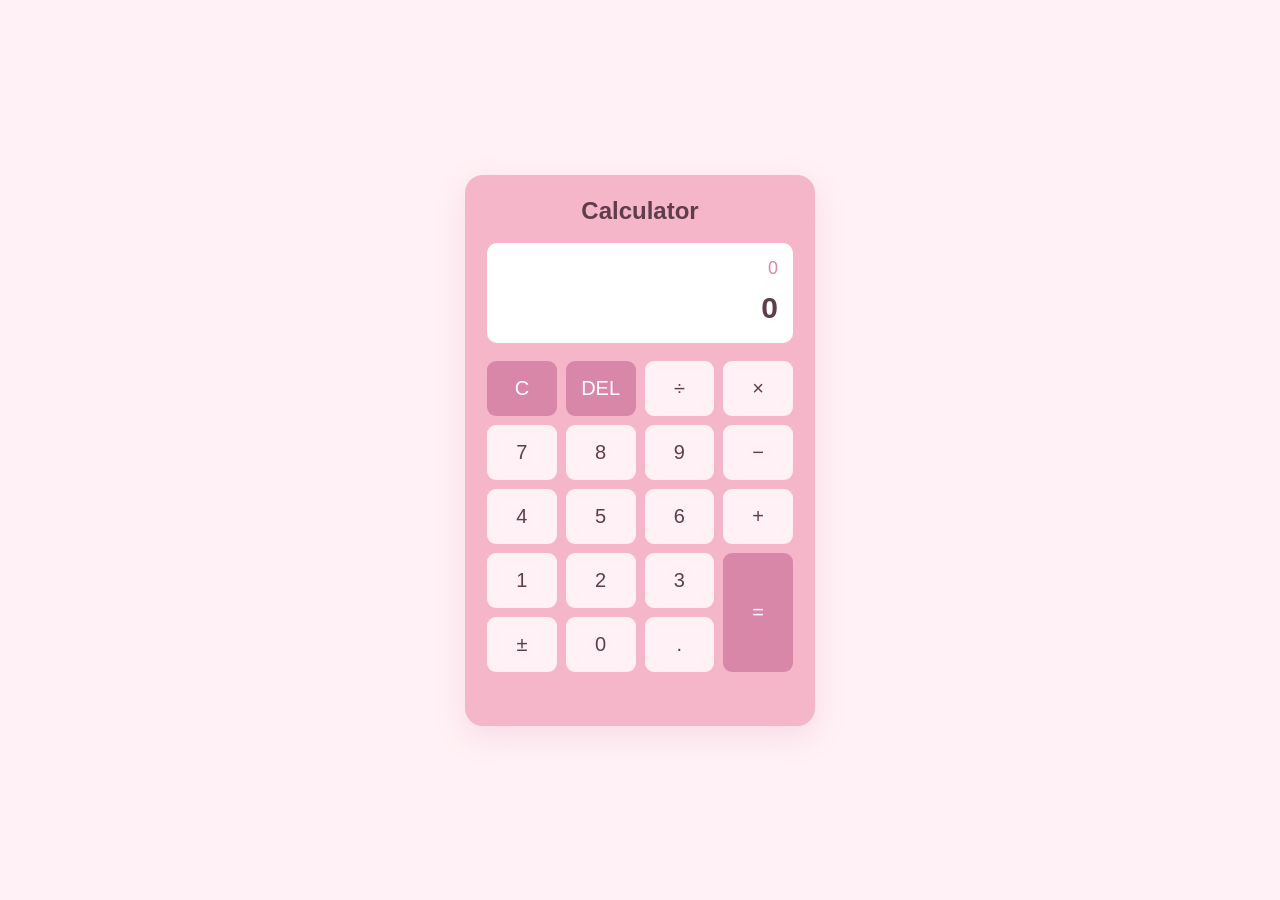
<file: WebDev-Task1-Calculator/index.html>
<!DOCTYPE html>
<html lang="en">
<head>
    <meta charset="UTF-8">
    <meta name="viewport" content="width=device-width, initial-scale=1.0">
    <title>Calculator</title>
    <link rel="stylesheet" href="style.css">
    <script src="script.js" defer></script>
</head>
<body>

    <main class="calculator">
        <h2>Calculator</h2>

        <div class="display" aria-label="Calculator display">
            <div id="expression">0</div>
            <div id="result" aria-live="polite">0</div>
        </div>

        <div class="buttons">
            <button type="button" data-action="clear" class="special">C</button>
            <button type="button" data-action="backspace" class="special">DEL</button>
            <button type="button" data-operator="/">÷</button>
            <button type="button" data-operator="*">×</button>

            <button type="button" data-number="7">7</button>
            <button type="button" data-number="8">8</button>
            <button type="button" data-number="9">9</button>
            <button type="button" data-operator="-">−</button>

            <button type="button" data-number="4">4</button>
            <button type="button" data-number="5">5</button>
            <button type="button" data-number="6">6</button>
            <button type="button" data-operator="+">+</button>

            <button type="button" data-number="1">1</button>
            <button type="button" data-number="2">2</button>
            <button type="button" data-number="3">3</button>
            <button type="button" data-action="equals" class="equals">=</button>

            <button type="button" data-action="sign">±</button>
            <button type="button" data-number="0">0</button>
            <button type="button" data-number="." class="decimal">.</button>
        </div>

        <p id="message" role="status" aria-live="polite"></p>
    </main>

</body>
</html>
</file>
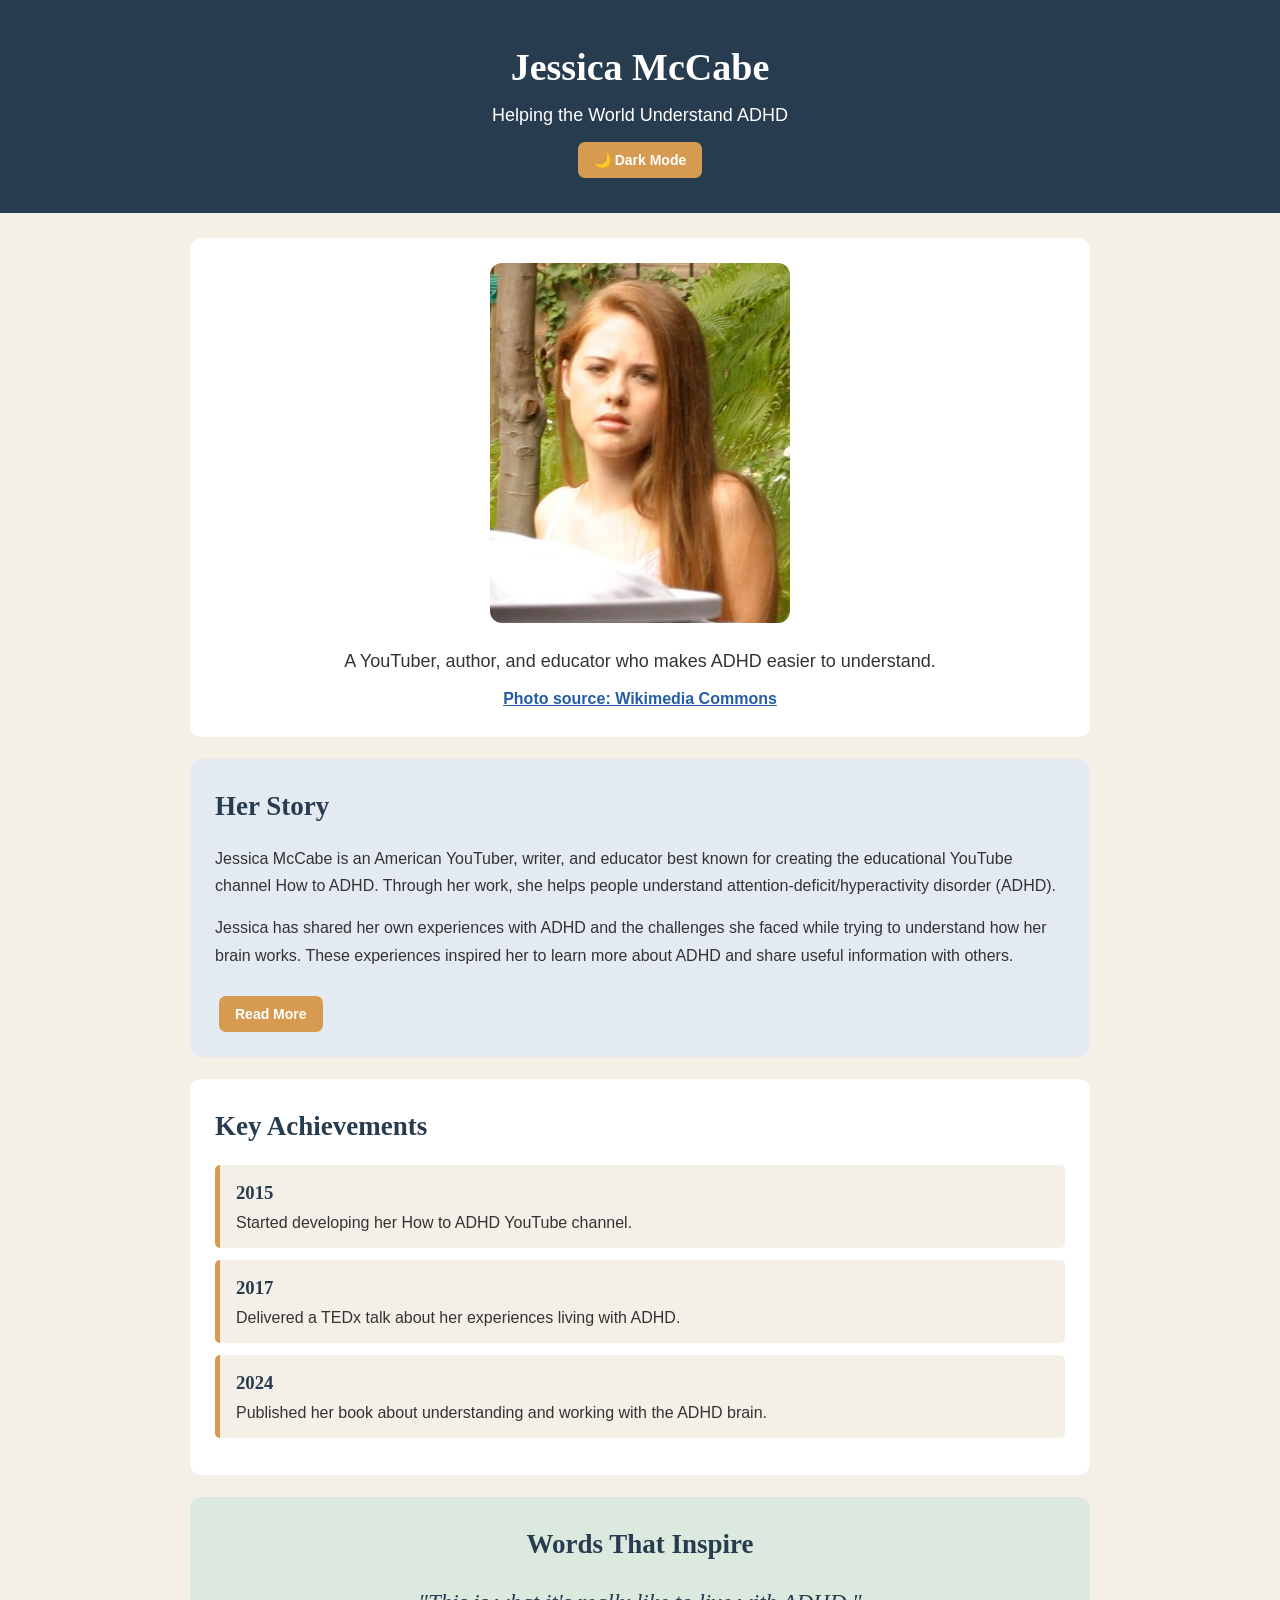
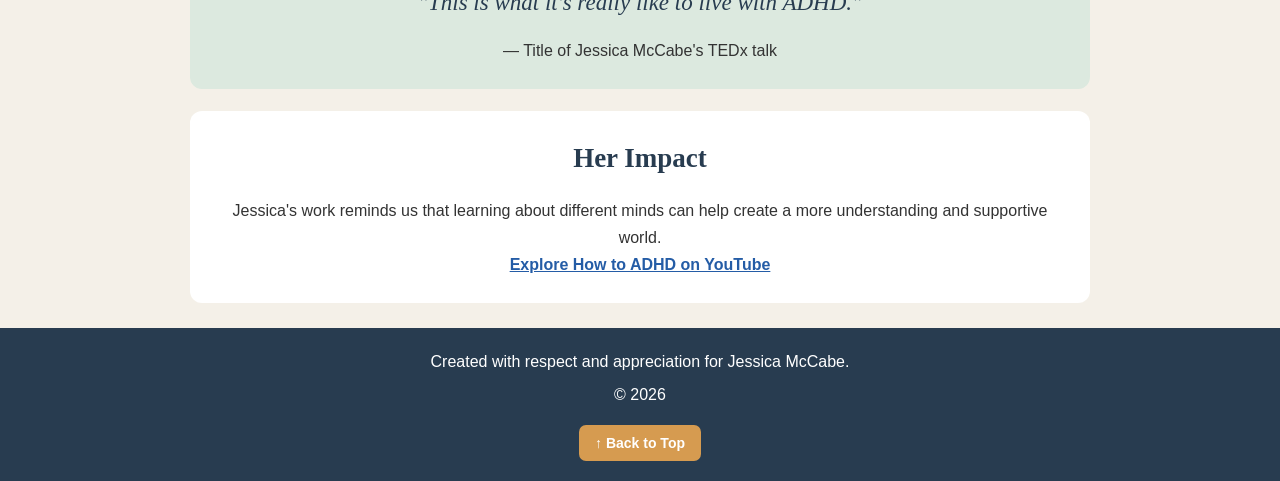
<file: WebDev-Task2-TributePage/index.html>
<!DOCTYPE html>
<html lang="en">
<head>
    <meta charset="UTF-8">
    <meta name="viewport" content="width=device-width, initial-scale=1.0">

    <title>Jessica McCabe - Tribute Page</title>

    <link rel="stylesheet" href="style.css">
    <script src="script.js" defer></script>
</head>
<body>

    <header id="top">
        <h1>Jessica McCabe</h1>
        <p>Helping the World Understand ADHD</p>

        <button id="theme-toggle" type="button">
            🌙 Dark Mode
        </button>
    </header>

    <main>
        <section class="hero">

            <img
                src="jessica.jpg"
                alt="Jessica McCabe, creator of How to ADHD"
            >

            <p>
                A YouTuber, author, and educator who makes
                ADHD easier to understand.
            </p>

            <a
                href="https://commons.wikimedia.org/wiki/File:Jessica_McCabe_on_Set_(cropped).jpg"
                target="_blank"
                rel="noopener noreferrer"
            >
                Photo source: Wikimedia Commons
            </a>
        </section>

        <section class="biography">
            <h2>Her Story</h2>

            <p>
                Jessica McCabe is an American YouTuber, writer,
                and educator best known for creating the
                educational YouTube channel How to ADHD.
                Through her work, she helps people understand
                attention-deficit/hyperactivity disorder (ADHD).
            </p>

            <p>
                Jessica has shared her own experiences with ADHD
                and the challenges she faced while trying to
                understand how her brain works. These experiences
                inspired her to learn more about ADHD and share
                useful information with others.
            </p>

            <div id="extra-bio" hidden>
                <p>
                    Her YouTube channel explains ADHD-related topics
                    through accessible videos, personal stories,
                    humor, and practical strategies. Her goal is to
                    help people feel understood and discover approaches
                    that work for their everyday lives.
                </p>

                <p>
                    Jessica is also an author. Her book,
                    How to ADHD: An Insider's Guide to Working with
                    Your Brain (Not Against It), extends her work
                    beyond YouTube. Her efforts encourage understanding,
                    self-acceptance, and better support for people
                    with ADHD.
                </p>
            </div>

            <button id="read-more" type="button">
                Read More
            </button>
        </section>

        <section class="timeline">
            <h2>Key Achievements</h2>

            <div class="achievement">
                <h3>2015</h3>
                <p>
                    Started developing her How to ADHD YouTube channel.
                </p>
            </div>

            <div class="achievement">
                <h3>2017</h3>
                <p>
                    Delivered a TEDx talk about her experiences
                    living with ADHD.
                </p>
            </div>

            <div class="achievement">
                <h3>2024</h3>
                <p>
                    Published her book about understanding and
                    working with the ADHD brain.
                </p>
            </div>
        </section>

        <section class="quote">
            <h2>Words That Inspire</h2>

            <blockquote>
                "This is what it's really like to live with ADHD."
            </blockquote>

            <p>
                — Title of Jessica McCabe's TEDx talk
            </p>
        </section>

        <section class="legacy">
            <h2>Her Impact</h2>

            <p>
                Jessica's work reminds us that learning about
                different minds can help create a more
                understanding and supportive world.
            </p>

            <a
                href="https://www.youtube.com/@HowtoADHD"
                target="_blank"
                rel="noopener noreferrer"
            >
                Explore How to ADHD on YouTube
            </a>
        </section>
    </main>

    <footer>
        <p>
            Created with respect and appreciation for Jessica McCabe.
        </p>

        <p>
            &copy; <span id="current-year"></span>
        </p>

        <button id="back-to-top" type="button">
            ↑ Back to Top
        </button>
    </footer>

</body>
</html>
</file>
<file: WebDev-Task1-Calculator/style.css>
* {
    box-sizing: border-box;
    margin: 0;
    padding: 0;
}

body {
    min-height: 100vh;
    display: flex;
    justify-content: center;
    align-items: center;
    background: #FFF1F5; /* Blush Pink */
    font-family: Arial, sans-serif;
    padding: 20px;
}

.calculator {
    width: 100%;
    max-width: 350px;
    background: #F4B6C8; /* Dusty Rose */
    padding: 22px;
    border-radius: 18px;
    box-shadow: 0 10px 30px #D887A833;
}

h2 {
    color: #603D4D;
    text-align: center;
    margin-bottom: 18px;
}

.display {
    background: #FFFFFF;
    color: #603D4D;
    min-height: 100px;
    padding: 15px;
    border-radius: 10px;
    margin-bottom: 18px;
    text-align: right;
    overflow-wrap: anywhere;
}

#expression {
    color: #D887A8; /* Muted Rose */
    min-height: 25px;
    font-size: 18px;
}

#result {
    color: #603D4D;
    font-size: 30px;
    font-weight: bold;
    margin-top: 8px;
}

.buttons {
    display: grid;
    grid-template-columns: repeat(4, 1fr);
    gap: 9px;
}

button {
    min-width: 0;
    min-height: 55px;
    border: none;
    border-radius: 9px;
    background: #FFF1F5; /* Blush Pink */
    color: #603D4D;
    font-size: 20px;
    cursor: pointer;
    transition: 0.2s ease;
}

button:hover {
    filter: brightness(0.96);
}

button:active {
    transform: scale(0.96);
}

button:focus-visible {
    outline: 2px solid #D887A8;
    outline-offset: 2px;
}

.special {
    background: #D887A8; /* Muted Rose */
    color: #FFFFFF;
}

.operator {
    background: #C8A2C8; /* Soft Mauve */
    color: #FFFFFF;
}

.equals {
    background: #D887A8; /* Muted Rose */
    color: #FFFFFF;
    grid-row: span 2;
}

#message {
    min-height: 20px;
    margin-top: 12px;
    color: #B65379;
    font-size: 13px;
    text-align: center;
}
</file>
<file: WebDev-Task2-TributePage/style.css>
/* Basic page setup */
* {
    box-sizing: border-box;
    margin: 0;
    padding: 0;
}

html {
    scroll-behavior: smooth;
}

body {
    background: #f4f0e8;
    color: #333333;
    font-family: Arial, sans-serif;
    line-height: 1.7;
    transition: background 0.3s, color 0.3s;
}

/* Header */
header {
    background: #283c50;
    color: white;
    text-align: center;
    padding: 35px 15px;
}

h1,
h2,
h3 {
    font-family: Georgia, serif;
}

h1 {
    font-size: 38px;
}

header p {
    font-size: 18px;
}

/* Main content */
main {
    width: 90%;
    max-width: 900px;
    margin: 25px auto;
}

section {
    padding: 25px;
    margin-bottom: 22px;
    border-radius: 12px;
}

h2 {
    color: #283c50;
    margin-bottom: 15px;
    font-size: 27px;
}

/* Hero section */
.hero {
    background: #ffffff;
    text-align: center;
}

.hero img {
    width: 100%;
    max-width: 300px;
    max-height: 360px;
    object-fit: cover;
    border-radius: 12px;
    margin-bottom: 15px;
}

.hero p {
    font-size: 18px;
    margin-bottom: 8px;
}

a {
    color: #245ca6;
    font-weight: bold;
}

/* Biography section */
.biography {
    background: #e3eaf2;
}

.biography p {
    margin-bottom: 15px;
}

/* Timeline section */
.timeline {
    background: #ffffff;
}

.achievement {
    background: #f4f0e8;
    border-left: 5px solid #d69b50;
    padding: 12px 16px;
    margin-bottom: 12px;
    border-radius: 5px;
}

.achievement h3 {
    color: #283c50;
}

/* Quote section */
.quote {
    background: #dce9df;
    text-align: center;
}

blockquote {
    font-family: Georgia, serif;
    font-size: 23px;
    font-style: italic;
    color: #283c50;
    margin: 15px 0;
}

/* Legacy section */
.legacy {
    background: #ffffff;
    text-align: center;
}

/* Buttons */
button {
    padding: 10px 16px;
    margin: 12px 4px 0;
    border: none;
    border-radius: 7px;
    background: #d69b50;
    color: #ffffff;
    font-size: 14px;
    font-weight: bold;
    cursor: pointer;
    transition: background 0.2s, transform 0.2s;
}

button:hover {
    background: #b77d35;
    transform: translateY(-2px);
}

button:focus-visible {
    outline: 3px solid #245ca6;
    outline-offset: 3px;
}

/* Footer */
footer {
    background: #283c50;
    color: white;
    text-align: center;
    padding: 20px;
}

footer p {
    margin-bottom: 5px;
}

footer button {
    background: #d69b50;
}

/* Make sure hidden content stays hidden */
[hidden] {
    display: none !important;
}

/* Dark mode */
body.dark-mode {
    background: #1e232b;
    color: #e8eaf0;
}

body.dark-mode header,
body.dark-mode footer {
    background: #151920;
    color: #e8eaf0;
}

body.dark-mode .hero,
body.dark-mode .timeline,
body.dark-mode .legacy {
    background: #2b323d;
    color: #e8eaf0;
}

body.dark-mode .biography {
    background: #303b49;
    color: #e8eaf0;
}

body.dark-mode .quote {
    background: #34483f;
    color: #e8eaf0;
}

body.dark-mode h2,
body.dark-mode .achievement h3,
body.dark-mode blockquote {
    color: #f1c9a0;
}

body.dark-mode .achievement {
    background: #383d45;
    border-left-color: #d69b50;
}

body.dark-mode a {
    color: #a9ceff;
}

body.dark-mode .hero img {
    border: 3px solid #4b5665;
}

body.dark-mode button {
    background: #bd8241;
    color: #ffffff;
}

body.dark-mode button:hover {
    background: #d69b50;
}

/* Mobile responsive design */
@media (max-width: 600px) {
    h1 {
        font-size: 30px;
    }

    h2 {
        font-size: 23px;
    }

    header p {
        font-size: 16px;
    }

    main {
        width: 94%;
        margin: 18px auto;
    }

    section {
        padding: 18px;
    }

    .hero img {
        max-width: 260px;
    }

    blockquote {
        font-size: 20px;
    }

    button {
        max-width: 100%;
    }
}
</file>
